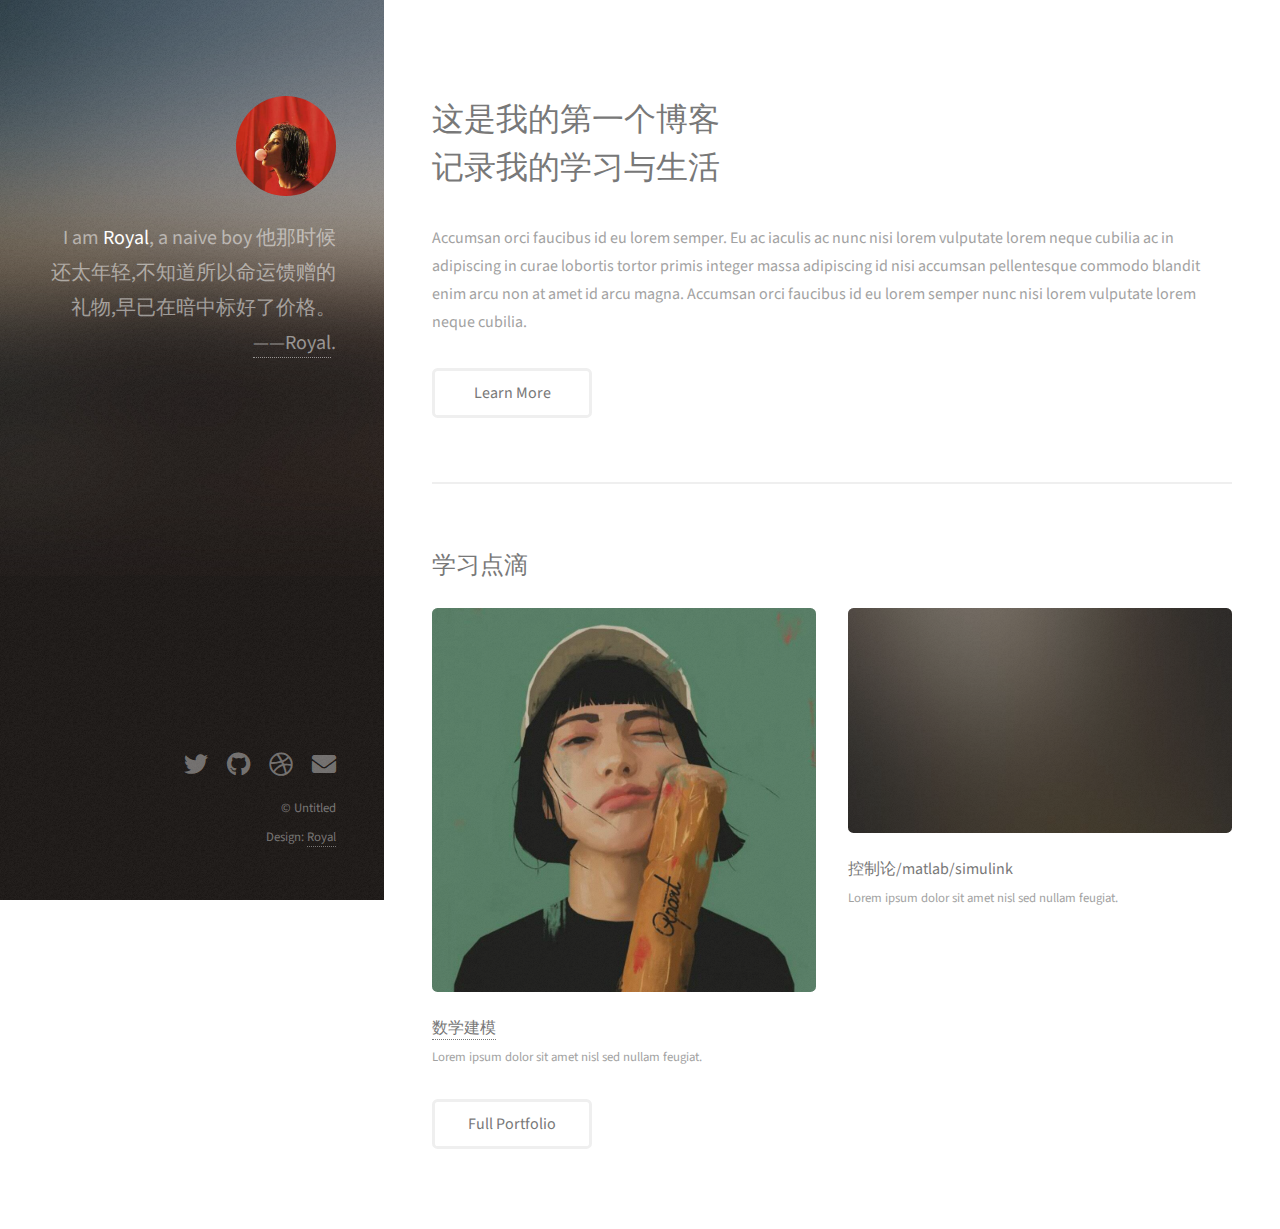
<file: index.html>
<!DOCTYPE HTML>
<!--
	Strata by HTML5 UP
	html5up.net | @ajlkn
	Free for personal and commercial use under the CCA 3.0 license (html5up.net/license)
-->
<html>
	<head>
		<title>royal's home</title>
		<meta charset="utf-8" />
		<meta name="viewport" content="width=device-width, initial-scale=1, user-scalable=no" />
		<link rel="stylesheet" href="assets/css/main.css" />
	</head>
	<body class="is-preload">

		<!-- Header -->
			<header id="header">
				<div class="inner">
					<a href="index.html" class="image avatar"><img src="images/profile1.jpg" alt="" /></a>
					<h1>I am <strong>Royal</strong>, a naive boy<br/>
					<br>他那时候还太年轻,不知道所以命运馈赠的礼物,早已在暗中标好了价格。<br/>
					<a href="http://html5up.net">——Royal</a>.</h1>
				</div>
			</header>

		<!-- Main -->
			<div id="main">

				<!-- One -->
					<section id="one">
						<header class="major">
							<h2>这是我的第一个博客<br />
							记录我的学习与生活</h2>
						</header>
						<p>Accumsan orci faucibus id eu lorem semper. Eu ac iaculis ac nunc nisi lorem vulputate lorem neque cubilia ac in adipiscing in curae lobortis tortor primis integer massa adipiscing id nisi accumsan pellentesque commodo blandit enim arcu non at amet id arcu magna. Accumsan orci faucibus id eu lorem semper nunc nisi lorem vulputate lorem neque cubilia.</p>
						<ul class="actions">
							<li><a href="#" class="button">Learn More</a></li>
						</ul>
					</section>

				<!-- Two -->
					<section id="two">
						<h2>学习点滴</h2>
						<div class="row">
							<article class="col-6 col-12-xsmall work-item">
								<a href="images/fulls/c01.jpg" class="image fit thumb"><img src="images/thumbs/c01.jpg" alt="" /></a>
								<h3><a href="matlab练习7月10号.html">数学建模</a></h3>
								<p>Lorem ipsum dolor sit amet nisl sed nullam feugiat.</p>
							</article>
							<article class="col-6 col-12-xsmall work-item">
								<a href="images/fulls/02.jpg" class="image fit thumb"><img src="images/thumbs/02.jpg" alt="" /></a>
								<h3>控制论/matlab/simulink</h3>
								<p>Lorem ipsum dolor sit amet nisl sed nullam feugiat.</p>
							</article>
							<!-- <article class="col-6 col-12-xsmall work-item">
								<a href="images/fulls/03.jpg" class="image fit thumb"><img src="images/thumbs/03.jpg" alt="" /></a>
								<h3>网站开发</h3>
								<p>Lorem ipsum dolor sit amet nisl sed nullam feugiat.</p>
							</article>
							<article class="col-6 col-12-xsmall work-item">
								<a href="images/fulls/04.jpg" class="image fit thumb"><img src="images/thumbs/04.jpg" alt="" /></a>
								<h3>阅读理解</h3>
								<p>Lorem ipsum dolor sit amet nisl sed nullam feugiat.</p>
							</article>
							<article class="col-6 col-12-xsmall work-item">
								<a href="images/fulls/05.jpg" class="image fit thumb"><img src="images/thumbs/05.jpg" alt="" /></a>
								<h3>Nunc enim commodo aliquet</h3>
								<p>Lorem ipsum dolor sit amet nisl sed nullam feugiat.</p>
							</article>
							<article class="col-6 col-12-xsmall work-item">
								<a href="images/fulls/06.jpg" class="image fit thumb"><img src="images/thumbs/06.jpg" alt="" /></a>
								<h3>Risus ornare lacinia</h3>
								<p>Lorem ipsum dolor sit amet nisl sed nullam feugiat.</p>
							</article> -->
						</div>
						<ul class="actions">
							<li><a href="#" class="button">Full Portfolio</a></li>
						</ul>
					</section>

				<!-- Three -->
					<!-- <section id="three">
						<h2>联系</h2>
						<p>Accumsan pellentesque commodo blandit enim arcu non at amet id arcu magna. Accumsan orci faucibus id eu lorem semper nunc nisi lorem vulputate lorem neque lorem ipsum dolor.</p>
						<div class="row">
							<div class="col-8 col-12-small">
								<form method="post" action="#">
									<div class="row gtr-uniform gtr-50">
										<div class="col-6 col-12-xsmall"><input type="text" name="name" id="name" placeholder="Name" /></div>
										<div class="col-6 col-12-xsmall"><input type="email" name="email" id="email" placeholder="Email" /></div>
										<div class="col-12"><textarea name="message" id="message" placeholder="Message" rows="4"></textarea></div>
									</div>
								</form>
								<ul class="actions">
									<li><input type="submit" value="Send Message" /></li>
								</ul>
							</div>
							<div class="col-4 col-12-small">
								<ul class="labeled-icons"> -->
									<!-- <li>
										<h3 class="icon solid fa-home"><span class="label">Address</span></h3>
										1234 Somewhere Rd.<br />
										Nashville, TN 00000<br />
										United States
									</li> -->
									<!-- <li>
										<h3 class="icon solid fa-mobile-alt"><span class="label">Phone</span></h3>
										000-000-0000
									</li> -->
									<!-- <li>
										<h3 class="icon solid fa-envelope"><span class="label">Email</span></h3>
										<a href="#">2522717484@qq.com</a>
									</li>
								</ul>
							</div>
						</div>
					</section> -->

				<!-- Four -->
<!--
					<section id="four">
						<h2>Elements</h2>

						<section>
							<h4>Text</h4>
							<p>This is <b>bold</b> and this is <strong>strong</strong>. This is <i>italic</i> and this is <em>emphasized</em>.
							This is <sup>superscript</sup> text and this is <sub>subscript</sub> text.
							This is <u>underlined</u> and this is code: <code>for (;;) { ... }</code>. Finally, <a href="#">this is a link</a>.</p>
							<hr />
							<header>
								<h4>Heading with a Subtitle</h4>
								<p>Lorem ipsum dolor sit amet nullam id egestas urna aliquam</p>
							</header>
							<p>Nunc lacinia ante nunc ac lobortis. Interdum adipiscing gravida odio porttitor sem non mi integer non faucibus ornare mi ut ante amet placerat aliquet. Volutpat eu sed ante lacinia sapien lorem accumsan varius montes viverra nibh in adipiscing blandit tempus accumsan.</p>
							<header>
								<h5>Heading with a Subtitle</h5>
								<p>Lorem ipsum dolor sit amet nullam id egestas urna aliquam</p>
							</header>
							<p>Nunc lacinia ante nunc ac lobortis. Interdum adipiscing gravida odio porttitor sem non mi integer non faucibus ornare mi ut ante amet placerat aliquet. Volutpat eu sed ante lacinia sapien lorem accumsan varius montes viverra nibh in adipiscing blandit tempus accumsan.</p>
							<hr />
							<h2>Heading Level 2</h2>
							<h3>Heading Level 3</h3>
							<h4>Heading Level 4</h4>
							<h5>Heading Level 5</h5>
							<h6>Heading Level 6</h6>
							<hr />
							<h5>Blockquote</h5>
							<blockquote>Fringilla nisl. Donec accumsan interdum nisi, quis tincidunt felis sagittis eget tempus euismod. Vestibulum ante ipsum primis in faucibus vestibulum. Blandit adipiscing eu felis iaculis volutpat ac adipiscing accumsan faucibus. Vestibulum ante ipsum primis in faucibus lorem ipsum dolor sit amet nullam adipiscing eu felis.</blockquote>
							<h5>Preformatted</h5>
							<pre><code>i = 0;

while (!deck.isInOrder()) {
print 'Iteration ' + i;
deck.shuffle();
i++;
}

print 'It took ' + i + ' iterations to sort the deck.';</code></pre>
						</section>

						<section>
							<h4>Lists</h4>
							<div class="row">
								<div class="col-6 col-12-xsmall">
									<h5>Unordered</h5>
									<ul>
										<li>Dolor pulvinar etiam magna etiam.</li>
										<li>Sagittis adipiscing lorem eleifend.</li>
										<li>Felis enim feugiat dolore viverra.</li>
									</ul>
									<h5>Alternate</h5>
									<ul class="alt">
										<li>Dolor pulvinar etiam magna etiam.</li>
										<li>Sagittis adipiscing lorem eleifend.</li>
										<li>Felis enim feugiat dolore viverra.</li>
									</ul>
								</div>
								<div class="col-6 col-12-xsmall">
									<h5>Ordered</h5>
									<ol>
										<li>Dolor pulvinar etiam magna etiam.</li>
										<li>Etiam vel felis at lorem sed viverra.</li>
										<li>Felis enim feugiat dolore viverra.</li>
										<li>Dolor pulvinar etiam magna etiam.</li>
										<li>Etiam vel felis at lorem sed viverra.</li>
										<li>Felis enim feugiat dolore viverra.</li>
									</ol>
									<h5>Icons</h5>
									<ul class="icons">
										<li><a href="#" class="icon brands fa-twitter"><span class="label">Twitter</span></a></li>
										<li><a href="#" class="icon brands fa-facebook-f"><span class="label">Facebook</span></a></li>
										<li><a href="#" class="icon brands fa-instagram"><span class="label">Instagram</span></a></li>
										<li><a href="#" class="icon brands fa-github"><span class="label">Github</span></a></li>
										<li><a href="#" class="icon brands fa-dribbble"><span class="label">Dribbble</span></a></li>
										<li><a href="#" class="icon brands fa-tumblr"><span class="label">Tumblr</span></a></li>
									</ul>
								</div>
							</div>
							<h5>Actions</h5>
							<ul class="actions">
								<li><a href="#" class="button primary">Default</a></li>
								<li><a href="#" class="button">Default</a></li>
							</ul>
							<ul class="actions small">
								<li><a href="#" class="button primary small">Small</a></li>
								<li><a href="#" class="button small">Small</a></li>
							</ul>
							<div class="row">
								<div class="col-6 col-12-small">
									<ul class="actions stacked">
										<li><a href="#" class="button primary">Default</a></li>
										<li><a href="#" class="button">Default</a></li>
									</ul>
								</div>
								<div class="col-6 col-12-small">
									<ul class="actions stacked">
										<li><a href="#" class="button primary small">Small</a></li>
										<li><a href="#" class="button small">Small</a></li>
									</ul>
								</div>
								<div class="col-6 col-12-small">
									<ul class="actions stacked">
										<li><a href="#" class="button primary fit">Default</a></li>
										<li><a href="#" class="button fit">Default</a></li>
									</ul>
								</div>
								<div class="col-6 col-12-small">
									<ul class="actions stacked">
										<li><a href="#" class="button primary small fit">Small</a></li>
										<li><a href="#" class="button small fit">Small</a></li>
									</ul>
								</div>
							</div>
						</section>

						<section>
							<h4>Table</h4>
							<h5>Default</h5>
							<div class="table-wrapper">
								<table>
									<thead>
										<tr>
											<th>Name</th>
											<th>Description</th>
											<th>Price</th>
										</tr>
									</thead>
									<tbody>
										<tr>
											<td>Item One</td>
											<td>Ante turpis integer aliquet porttitor.</td>
											<td>29.99</td>
										</tr>
										<tr>
											<td>Item Two</td>
											<td>Vis ac commodo adipiscing arcu aliquet.</td>
											<td>19.99</td>
										</tr>
										<tr>
											<td>Item Three</td>
											<td> Morbi faucibus arcu accumsan lorem.</td>
											<td>29.99</td>
										</tr>
										<tr>
											<td>Item Four</td>
											<td>Vitae integer tempus condimentum.</td>
											<td>19.99</td>
										</tr>
										<tr>
											<td>Item Five</td>
											<td>Ante turpis integer aliquet porttitor.</td>
											<td>29.99</td>
										</tr>
									</tbody>
									<tfoot>
										<tr>
											<td colspan="2"></td>
											<td>100.00</td>
										</tr>
									</tfoot>
								</table>
							</div>

							<h5>Alternate</h5>
							<div class="table-wrapper">
								<table class="alt">
									<thead>
										<tr>
											<th>Name</th>
											<th>Description</th>
											<th>Price</th>
										</tr>
									</thead>
									<tbody>
										<tr>
											<td>Item One</td>
											<td>Ante turpis integer aliquet porttitor.</td>
											<td>29.99</td>
										</tr>
										<tr>
											<td>Item Two</td>
											<td>Vis ac commodo adipiscing arcu aliquet.</td>
											<td>19.99</td>
										</tr>
										<tr>
											<td>Item Three</td>
											<td> Morbi faucibus arcu accumsan lorem.</td>
											<td>29.99</td>
										</tr>
										<tr>
											<td>Item Four</td>
											<td>Vitae integer tempus condimentum.</td>
											<td>19.99</td>
										</tr>
										<tr>
											<td>Item Five</td>
											<td>Ante turpis integer aliquet porttitor.</td>
											<td>29.99</td>
										</tr>
									</tbody>
									<tfoot>
										<tr>
											<td colspan="2"></td>
											<td>100.00</td>
										</tr>
									</tfoot>
								</table>
							</div>
						</section>

						<section>
							<h4>Buttons</h4>
							<ul class="actions">
								<li><a href="#" class="button primary">Primary</a></li>
								<li><a href="#" class="button">Default</a></li>
							</ul>
							<ul class="actions">
								<li><a href="#" class="button large">Large</a></li>
								<li><a href="#" class="button">Default</a></li>
								<li><a href="#" class="button small">Small</a></li>
							</ul>
							<ul class="actions fit">
								<li><a href="#" class="button primary fit">Fit</a></li>
								<li><a href="#" class="button fit">Fit</a></li>
							</ul>
							<ul class="actions fit small">
								<li><a href="#" class="button primary fit small">Fit + Small</a></li>
								<li><a href="#" class="button fit small">Fit + Small</a></li>
							</ul>
							<ul class="actions">
								<li><a href="#" class="button primary icon solid fa-download">Icon</a></li>
								<li><a href="#" class="button icon solid fa-download">Icon</a></li>
							</ul>
							<ul class="actions">
								<li><span class="button primary disabled">Primary</span></li>
								<li><span class="button disabled">Default</span></li>
							</ul>
						</section>

						<section>
							<h4>Form</h4>
							<form method="post" action="#">
								<div class="row gtr-uniform gtr-50">
									<div class="col-6 col-12-xsmall">
										<input type="text" name="demo-name" id="demo-name" value="" placeholder="Name" />
									</div>
									<div class="col-6 col-12-xsmall">
										<input type="email" name="demo-email" id="demo-email" value="" placeholder="Email" />
									</div>
									<div class="col-12">
										<select name="demo-category" id="demo-category">
											<option value="">- Category -</option>
											<option value="1">Manufacturing</option>
											<option value="1">Shipping</option>
											<option value="1">Administration</option>
											<option value="1">Human Resources</option>
										</select>
									</div>
									<div class="col-4 col-12-small">
										<input type="radio" id="demo-priority-low" name="demo-priority" checked>
										<label for="demo-priority-low">Low Priority</label>
									</div>
									<div class="col-4 col-12-small">
										<input type="radio" id="demo-priority-normal" name="demo-priority">
										<label for="demo-priority-normal">Normal Priority</label>
									</div>
									<div class="col-4 col-12-small">
										<input type="radio" id="demo-priority-high" name="demo-priority">
										<label for="demo-priority-high">High Priority</label>
									</div>
									<div class="col-6 col-12-small">
										<input type="checkbox" id="demo-copy" name="demo-copy">
										<label for="demo-copy">Email me a copy of this message</label>
									</div>
									<div class="col-6 col-12-small">
										<input type="checkbox" id="demo-human" name="demo-human" checked>
										<label for="demo-human">I am a human and not a robot</label>
									</div>
									<div class="col-12">
										<textarea name="demo-message" id="demo-message" placeholder="Enter your message" rows="6"></textarea>
									</div>
									<div class="col-12">
										<ul class="actions">
											<li><input type="submit" value="Send Message" class="primary" /></li>
											<li><input type="reset" value="Reset" /></li>
										</ul>
									</div>
								</div>
							</form>
						</section>

						<section>
							<h4>Image</h4>
							<h5>Fit</h5>
							<div class="box alt">
								<div class="row gtr-50 gtr-uniform">
									<div class="col-12"><span class="image fit"><img src="images/fulls/05.jpg" alt="" /></span></div>
									<div class="col-4"><span class="image fit"><img src="images/thumbs/01.jpg" alt="" /></span></div>
									<div class="col-4"><span class="image fit"><img src="images/thumbs/02.jpg" alt="" /></span></div>
									<div class="col-4"><span class="image fit"><img src="images/thumbs/03.jpg" alt="" /></span></div>
									<div class="col-4"><span class="image fit"><img src="images/thumbs/04.jpg" alt="" /></span></div>
									<div class="col-4"><span class="image fit"><img src="images/thumbs/05.jpg" alt="" /></span></div>
									<div class="col-4"><span class="image fit"><img src="images/thumbs/06.jpg" alt="" /></span></div>
									<div class="col-4"><span class="image fit"><img src="images/thumbs/03.jpg" alt="" /></span></div>
									<div class="col-4"><span class="image fit"><img src="images/thumbs/02.jpg" alt="" /></span></div>
									<div class="col-4"><span class="image fit"><img src="images/thumbs/01.jpg" alt="" /></span></div>
								</div>
							</div>
							<h5>Left &amp; Right</h5>
							<p><span class="image left"><img src="images/avatar.jpg" alt="" /></span>Fringilla nisl. Donec accumsan interdum nisi, quis tincidunt felis sagittis eget. tempus euismod. Vestibulum ante ipsum primis in faucibus vestibulum. Blandit adipiscing eu felis iaculis volutpat ac adipiscing accumsan eu faucibus. Integer ac pellentesque praesent tincidunt felis sagittis eget. tempus euismod. Vestibulum ante ipsum primis in faucibus vestibulum. Blandit adipiscing eu felis iaculis volutpat ac adipiscing accumsan eu faucibus. Integer ac pellentesque praesent. Donec accumsan interdum nisi, quis tincidunt felis sagittis eget. tempus euismod. Vestibulum ante ipsum primis in faucibus vestibulum. Blandit adipiscing eu felis iaculis volutpat ac adipiscing accumsan eu faucibus. Integer ac pellentesque praesent tincidunt felis sagittis eget. tempus euismod. Vestibulum ante ipsum primis in faucibus vestibulum. Blandit adipiscing eu felis iaculis volutpat ac adipiscing accumsan eu faucibus. Integer ac pellentesque praesent.</p>
							<p><span class="image right"><img src="images/avatar.jpg" alt="" /></span>Fringilla nisl. Donec accumsan interdum nisi, quis tincidunt felis sagittis eget. tempus euismod. Vestibulum ante ipsum primis in faucibus vestibulum. Blandit adipiscing eu felis iaculis volutpat ac adipiscing accumsan eu faucibus. Integer ac pellentesque praesent tincidunt felis sagittis eget. tempus euismod. Vestibulum ante ipsum primis in faucibus vestibulum. Blandit adipiscing eu felis iaculis volutpat ac adipiscing accumsan eu faucibus. Integer ac pellentesque praesent. Donec accumsan interdum nisi, quis tincidunt felis sagittis eget. tempus euismod. Vestibulum ante ipsum primis in faucibus vestibulum. Blandit adipiscing eu felis iaculis volutpat ac adipiscing accumsan eu faucibus. Integer ac pellentesque praesent tincidunt felis sagittis eget. tempus euismod. Vestibulum ante ipsum primis in faucibus vestibulum. Blandit adipiscing eu felis iaculis volutpat ac adipiscing accumsan eu faucibus. Integer ac pellentesque praesent.</p>
						</section>

					</section>
 -->

			</div>

		<!-- Footer -->
			<footer id="footer">
				<div class="inner">
					<ul class="icons">
						<li><a href="#" class="icon brands fa-twitter"><span class="label">Twitter</span></a></li>
						<li><a href="https://github.com/royalrexwang/royalrexwang.github.io" class="icon brands fa-github"><span class="label">Github</span></a></li>
						<li><a href="#" class="icon brands fa-dribbble"><span class="label">Dribbble</span></a></li>
						<li><a href="https://mail.qq.com" class="icon solid fa-envelope"><span class="label">Email</span></a></li>
					</ul>
					<ul class="copyright">
						<li>&copy; Untitled</li><li>Design: <a href="http://html5up.net">Royal</a></li>
					</ul>
				</div>
			</footer>

		<!-- Scripts -->
			<script src="assets/js/jquery.min.js"></script>
			<script src="assets/js/jquery.poptrox.min.js"></script>
			<script src="assets/js/browser.min.js"></script>
			<script src="assets/js/breakpoints.min.js"></script>
			<script src="assets/js/util.js"></script>
			<script src="assets/js/main.js"></script>

	</body>
</html>
</file>
<file: assets/css/main.css>
@import url("fontawesome-all.min.css");
@import url("https://fonts.googleapis.com/css?family=Source+Sans+Pro:400,400italic");

/*
	Strata by HTML5 UP
	html5up.net | @ajlkn
	Free for personal and commercial use under the CCA 3.0 license (html5up.net/license)
*/

html, body, div, span, applet, object,
iframe, h1, h2, h3, h4, h5, h6, p, blockquote,
pre, a, abbr, acronym, address, big, cite,
code, del, dfn, em, img, ins, kbd, q, s, samp,
small, strike, strong, sub, sup, tt, var, b,
u, i, center, dl, dt, dd, ol, ul, li, fieldset,
form, label, legend, table, caption, tbody,
tfoot, thead, tr, th, td, article, aside,
canvas, details, embed, figure, figcaption,
footer, header, hgroup, menu, nav, output, ruby,
section, summary, time, mark, audio, video {
	margin: 0;
	padding: 0;
	border: 0;
	font-size: 100%;
	font: inherit;
	vertical-align: baseline;}

article, aside, details, figcaption, figure,
footer, header, hgroup, menu, nav, section {
	display: block;}

body {
	line-height: 1;
}

ol, ul {
	list-style: none;
}

blockquote, q {
	quotes: none;
}

	blockquote:before, blockquote:after, q:before, q:after {
		content: '';
		content: none;
	}

table {
	border-collapse: collapse;
	border-spacing: 0;
}

body {
	-webkit-text-size-adjust: none;
}

mark {
	background-color: transparent;
	color: inherit;
}

input::-moz-focus-inner {
	border: 0;
	padding: 0;
}

input, select, textarea {
	-moz-appearance: none;
	-webkit-appearance: none;
	-ms-appearance: none;
	appearance: none;
}

/* Basic */

	html {
		box-sizing: border-box;
	}

	*, *:before, *:after {
		box-sizing: inherit;
	}

	body {
		background: #fff;
	}

		body.is-preload *, body.is-preload *:before, body.is-preload *:after {
			-moz-animation: none !important;
			-webkit-animation: none !important;
			-ms-animation: none !important;
			animation: none !important;
			-moz-transition: none !important;
			-webkit-transition: none !important;
			-ms-transition: none !important;
			transition: none !important;
		}

	body, input, select, textarea {
		color: #a2a2a2;
		font-family: "Source Sans Pro", Helvetica, sans-serif;
		font-size: 16pt;
		font-weight: 400;
		line-height: 1.75em;
	}

	a {
		-moz-transition: color 0.2s ease-in-out, border-color 0.2s ease-in-out;
		-webkit-transition: color 0.2s ease-in-out, border-color 0.2s ease-in-out;
		-ms-transition: color 0.2s ease-in-out, border-color 0.2s ease-in-out;
		transition: color 0.2s ease-in-out, border-color 0.2s ease-in-out;
		border-bottom: dotted 1px;
		color: #49bf9d;
		text-decoration: none;
	}

		a:hover {
			border-bottom-color: transparent;
			color: #49bf9d !important;
			text-decoration: none;
		}

	strong, b {
		color: #787878;
		font-weight: 400;
	}

	em, i {
		font-style: italic;
	}

	p {
		margin: 0 0 2em 0;
	}

	h1, h2, h3, h4, h5, h6 {
		color: #787878;
		font-weight: 400;
		line-height: 1em;
		margin: 0 0 1em 0;
	}

		h1 a, h2 a, h3 a, h4 a, h5 a, h6 a {
			color: inherit;
			text-decoration: none;
		}

	h1 {
		font-size: 2em;
		line-height: 1.5em;
	}

	h2 {
		font-size: 1.5em;
		line-height: 1.5em;
	}

	h3 {
		font-size: 1.25em;
		line-height: 1.5em;
	}

	h4 {
		font-size: 1.1em;
		line-height: 1.5em;
	}

	h5 {
		font-size: 0.9em;
		line-height: 1.5em;
	}

	h6 {
		font-size: 0.7em;
		line-height: 1.5em;
	}

	sub {
		font-size: 0.8em;
		position: relative;
		top: 0.5em;
	}

	sup {
		font-size: 0.8em;
		position: relative;
		top: -0.5em;
	}

	hr {
		border: 0;
		border-bottom: solid 2px #efefef;
		margin: 2em 0;
	}

		hr.major {
			margin: 3em 0;
		}

	blockquote {
		border-left: solid 6px #efefef;
		font-style: italic;
		margin: 0 0 2em 0;
		padding: 0.5em 0 0.5em 1.5em;
	}

	code {
		background: #f7f7f7;
		border-radius: 0.35em;
		border: solid 2px #efefef;
		font-family: "Courier New", monospace;
		font-size: 0.9em;
		margin: 0 0.25em;
		padding: 0.25em 0.65em;
	}

	pre {
		-webkit-overflow-scrolling: touch;
		font-family: "Courier New", monospace;
		font-size: 0.9em;
		margin: 0 0 2em 0;
	}

		pre code {
			display: block;
			line-height: 1.75em;
			padding: 1em 1.5em;
			overflow-x: auto;
		}

	.align-left {
		text-align: left;
	}

	.align-center {
		text-align: center;
	}

	.align-right {
		text-align: right;
	}

/* Container */

	.container {
		margin: 0 auto;
		max-width: calc(100% - 4em);
		width: 100%;
	}

		.container.xsmall {
			width: 25%;
		}

		.container.small {
			width: 50%;
		}

		.container.medium {
			width: 75%;
		}

		.container.large {
			width: 125%;
		}

		.container.xlarge {
			width: 150%;
		}

		.container.max {
			width: 100%;
		}

		@media screen and (max-width: 980px) {

			.container {
				width: 100% !important;
				max-width: 100% !important;
			}

		}

		@media screen and (max-width: 480px) {

			.container {
				max-width: calc(100% - 3em);
			}

		}

/* Row */

	.row {
		display: flex;
		flex-wrap: wrap;
		box-sizing: border-box;
		align-items: stretch;
	}

		.row > * {
			box-sizing: border-box;
		}

		.row.gtr-uniform > * > :last-child {
			margin-bottom: 0;
		}

		.row.aln-left {
			justify-content: flex-start;
		}

		.row.aln-center {
			justify-content: center;
		}

		.row.aln-right {
			justify-content: flex-end;
		}

		.row.aln-top {
			align-items: flex-start;
		}

		.row.aln-middle {
			align-items: center;
		}

		.row.aln-bottom {
			align-items: flex-end;
		}

		.row > .imp {
			order: -1;
		}

		.row > .col-1 {
			width: 8.33333%;
		}

		.row > .off-1 {
			margin-left: 8.33333%;
		}

		.row > .col-2 {
			width: 16.66667%;
		}

		.row > .off-2 {
			margin-left: 16.66667%;
		}

		.row > .col-3 {
			width: 25%;
		}

		.row > .off-3 {
			margin-left: 25%;
		}

		.row > .col-4 {
			width: 33.33333%;
		}

		.row > .off-4 {
			margin-left: 33.33333%;
		}

		.row > .col-5 {
			width: 41.66667%;
		}

		.row > .off-5 {
			margin-left: 41.66667%;
		}

		.row > .col-6 {
			width: 50%;
		}

		.row > .off-6 {
			margin-left: 50%;
		}

		.row > .col-7 {
			width: 58.33333%;
		}

		.row > .off-7 {
			margin-left: 58.33333%;
		}

		.row > .col-8 {
			width: 66.66667%;
		}

		.row > .off-8 {
			margin-left: 66.66667%;
		}

		.row > .col-9 {
			width: 75%;
		}

		.row > .off-9 {
			margin-left: 75%;
		}

		.row > .col-10 {
			width: 83.33333%;
		}

		.row > .off-10 {
			margin-left: 83.33333%;
		}

		.row > .col-11 {
			width: 91.66667%;
		}

		.row > .off-11 {
			margin-left: 91.66667%;
		}

		.row > .col-12 {
			width: 100%;
		}

		.row > .off-12 {
			margin-left: 100%;
		}

		.row.gtr-0 {
			margin-top: 0;
			margin-left: 0em;
		}

			.row.gtr-0 > * {
				padding: 0 0 0 0em;
			}

			.row.gtr-0.gtr-uniform {
				margin-top: 0em;
			}

				.row.gtr-0.gtr-uniform > * {
					padding-top: 0em;
				}

		.row.gtr-25 {
			margin-top: 0;
			margin-left: -0.625em;
		}

			.row.gtr-25 > * {
				padding: 0 0 0 0.625em;
			}

			.row.gtr-25.gtr-uniform {
				margin-top: -0.625em;
			}

				.row.gtr-25.gtr-uniform > * {
					padding-top: 0.625em;
				}

		.row.gtr-50 {
			margin-top: 0;
			margin-left: -1.25em;
		}

			.row.gtr-50 > * {
				padding: 0 0 0 1.25em;
			}

			.row.gtr-50.gtr-uniform {
				margin-top: -1.25em;
			}

				.row.gtr-50.gtr-uniform > * {
					padding-top: 1.25em;
				}

		.row {
			margin-top: 0;
			margin-left: -2.5em;
		}

			.row > * {
				padding: 0 0 0 2.5em;
			}

			.row.gtr-uniform {
				margin-top: -2.5em;
			}

				.row.gtr-uniform > * {
					padding-top: 2.5em;
				}

		.row.gtr-150 {
			margin-top: 0;
			margin-left: -3.75em;
		}

			.row.gtr-150 > * {
				padding: 0 0 0 3.75em;
			}

			.row.gtr-150.gtr-uniform {
				margin-top: -3.75em;
			}

				.row.gtr-150.gtr-uniform > * {
					padding-top: 3.75em;
				}

		.row.gtr-200 {
			margin-top: 0;
			margin-left: -5em;
		}

			.row.gtr-200 > * {
				padding: 0 0 0 5em;
			}

			.row.gtr-200.gtr-uniform {
				margin-top: -5em;
			}

				.row.gtr-200.gtr-uniform > * {
					padding-top: 5em;
				}

		@media screen and (max-width: 1800px) {

			.row {
				display: flex;
				flex-wrap: wrap;
				box-sizing: border-box;
				align-items: stretch;
			}

				.row > * {
					box-sizing: border-box;
				}

				.row.gtr-uniform > * > :last-child {
					margin-bottom: 0;
				}

				.row.aln-left {
					justify-content: flex-start;
				}

				.row.aln-center {
					justify-content: center;
				}

				.row.aln-right {
					justify-content: flex-end;
				}

				.row.aln-top {
					align-items: flex-start;
				}

				.row.aln-middle {
					align-items: center;
				}

				.row.aln-bottom {
					align-items: flex-end;
				}

				.row > .imp-xlarge {
					order: -1;
				}

				.row > .col-1-xlarge {
					width: 8.33333%;
				}

				.row > .off-1-xlarge {
					margin-left: 8.33333%;
				}

				.row > .col-2-xlarge {
					width: 16.66667%;
				}

				.row > .off-2-xlarge {
					margin-left: 16.66667%;
				}

				.row > .col-3-xlarge {
					width: 25%;
				}

				.row > .off-3-xlarge {
					margin-left: 25%;
				}

				.row > .col-4-xlarge {
					width: 33.33333%;
				}

				.row > .off-4-xlarge {
					margin-left: 33.33333%;
				}

				.row > .col-5-xlarge {
					width: 41.66667%;
				}

				.row > .off-5-xlarge {
					margin-left: 41.66667%;
				}

				.row > .col-6-xlarge {
					width: 50%;
				}

				.row > .off-6-xlarge {
					margin-left: 50%;
				}

				.row > .col-7-xlarge {
					width: 58.33333%;
				}

				.row > .off-7-xlarge {
					margin-left: 58.33333%;
				}

				.row > .col-8-xlarge {
					width: 66.66667%;
				}

				.row > .off-8-xlarge {
					margin-left: 66.66667%;
				}

				.row > .col-9-xlarge {
					width: 75%;
				}

				.row > .off-9-xlarge {
					margin-left: 75%;
				}

				.row > .col-10-xlarge {
					width: 83.33333%;
				}

				.row > .off-10-xlarge {
					margin-left: 83.33333%;
				}

				.row > .col-11-xlarge {
					width: 91.66667%;
				}

				.row > .off-11-xlarge {
					margin-left: 91.66667%;
				}

				.row > .col-12-xlarge {
					width: 100%;
				}

				.row > .off-12-xlarge {
					margin-left: 100%;
				}

				.row.gtr-0 {
					margin-top: 0;
					margin-left: 0em;
				}

					.row.gtr-0 > * {
						padding: 0 0 0 0em;
					}

					.row.gtr-0.gtr-uniform {
						margin-top: 0em;
					}

						.row.gtr-0.gtr-uniform > * {
							padding-top: 0em;
						}

				.row.gtr-25 {
					margin-top: 0;
					margin-left: -0.625em;
				}

					.row.gtr-25 > * {
						padding: 0 0 0 0.625em;
					}

					.row.gtr-25.gtr-uniform {
						margin-top: -0.625em;
					}

						.row.gtr-25.gtr-uniform > * {
							padding-top: 0.625em;
						}

				.row.gtr-50 {
					margin-top: 0;
					margin-left: -1.25em;
				}

					.row.gtr-50 > * {
						padding: 0 0 0 1.25em;
					}

					.row.gtr-50.gtr-uniform {
						margin-top: -1.25em;
					}

						.row.gtr-50.gtr-uniform > * {
							padding-top: 1.25em;
						}

				.row {
					margin-top: 0;
					margin-left: -2.5em;
				}

					.row > * {
						padding: 0 0 0 2.5em;
					}

					.row.gtr-uniform {
						margin-top: -2.5em;
					}

						.row.gtr-uniform > * {
							padding-top: 2.5em;
						}

				.row.gtr-150 {
					margin-top: 0;
					margin-left: -3.75em;
				}

					.row.gtr-150 > * {
						padding: 0 0 0 3.75em;
					}

					.row.gtr-150.gtr-uniform {
						margin-top: -3.75em;
					}

						.row.gtr-150.gtr-uniform > * {
							padding-top: 3.75em;
						}

				.row.gtr-200 {
					margin-top: 0;
					margin-left: -5em;
				}

					.row.gtr-200 > * {
						padding: 0 0 0 5em;
					}

					.row.gtr-200.gtr-uniform {
						margin-top: -5em;
					}

						.row.gtr-200.gtr-uniform > * {
							padding-top: 5em;
						}

		}

		@media screen and (max-width: 1280px) {

			.row {
				display: flex;
				flex-wrap: wrap;
				box-sizing: border-box;
				align-items: stretch;
			}

				.row > * {
					box-sizing: border-box;
				}

				.row.gtr-uniform > * > :last-child {
					margin-bottom: 0;
				}

				.row.aln-left {
					justify-content: flex-start;
				}

				.row.aln-center {
					justify-content: center;
				}

				.row.aln-right {
					justify-content: flex-end;
				}

				.row.aln-top {
					align-items: flex-start;
				}

				.row.aln-middle {
					align-items: center;
				}

				.row.aln-bottom {
					align-items: flex-end;
				}

				.row > .imp-large {
					order: -1;
				}

				.row > .col-1-large {
					width: 8.33333%;
				}

				.row > .off-1-large {
					margin-left: 8.33333%;
				}

				.row > .col-2-large {
					width: 16.66667%;
				}

				.row > .off-2-large {
					margin-left: 16.66667%;
				}

				.row > .col-3-large {
					width: 25%;
				}

				.row > .off-3-large {
					margin-left: 25%;
				}

				.row > .col-4-large {
					width: 33.33333%;
				}

				.row > .off-4-large {
					margin-left: 33.33333%;
				}

				.row > .col-5-large {
					width: 41.66667%;
				}

				.row > .off-5-large {
					margin-left: 41.66667%;
				}

				.row > .col-6-large {
					width: 50%;
				}

				.row > .off-6-large {
					margin-left: 50%;
				}

				.row > .col-7-large {
					width: 58.33333%;
				}

				.row > .off-7-large {
					margin-left: 58.33333%;
				}

				.row > .col-8-large {
					width: 66.66667%;
				}

				.row > .off-8-large {
					margin-left: 66.66667%;
				}

				.row > .col-9-large {
					width: 75%;
				}

				.row > .off-9-large {
					margin-left: 75%;
				}

				.row > .col-10-large {
					width: 83.33333%;
				}

				.row > .off-10-large {
					margin-left: 83.33333%;
				}

				.row > .col-11-large {
					width: 91.66667%;
				}

				.row > .off-11-large {
					margin-left: 91.66667%;
				}

				.row > .col-12-large {
					width: 100%;
				}

				.row > .off-12-large {
					margin-left: 100%;
				}

				.row.gtr-0 {
					margin-top: 0;
					margin-left: 0em;
				}

					.row.gtr-0 > * {
						padding: 0 0 0 0em;
					}

					.row.gtr-0.gtr-uniform {
						margin-top: 0em;
					}

						.row.gtr-0.gtr-uniform > * {
							padding-top: 0em;
						}

				.row.gtr-25 {
					margin-top: 0;
					margin-left: -0.5em;
				}

					.row.gtr-25 > * {
						padding: 0 0 0 0.5em;
					}

					.row.gtr-25.gtr-uniform {
						margin-top: -0.5em;
					}

						.row.gtr-25.gtr-uniform > * {
							padding-top: 0.5em;
						}

				.row.gtr-50 {
					margin-top: 0;
					margin-left: -1em;
				}

					.row.gtr-50 > * {
						padding: 0 0 0 1em;
					}

					.row.gtr-50.gtr-uniform {
						margin-top: -1em;
					}

						.row.gtr-50.gtr-uniform > * {
							padding-top: 1em;
						}

				.row {
					margin-top: 0;
					margin-left: -2em;
				}

					.row > * {
						padding: 0 0 0 2em;
					}

					.row.gtr-uniform {
						margin-top: -2em;
					}

						.row.gtr-uniform > * {
							padding-top: 2em;
						}

				.row.gtr-150 {
					margin-top: 0;
					margin-left: -3em;
				}

					.row.gtr-150 > * {
						padding: 0 0 0 3em;
					}

					.row.gtr-150.gtr-uniform {
						margin-top: -3em;
					}

						.row.gtr-150.gtr-uniform > * {
							padding-top: 3em;
						}

				.row.gtr-200 {
					margin-top: 0;
					margin-left: -4em;
				}

					.row.gtr-200 > * {
						padding: 0 0 0 4em;
					}

					.row.gtr-200.gtr-uniform {
						margin-top: -4em;
					}

						.row.gtr-200.gtr-uniform > * {
							padding-top: 4em;
						}

		}

		@media screen and (max-width: 980px) {

			.row {
				display: flex;
				flex-wrap: wrap;
				box-sizing: border-box;
				align-items: stretch;
			}

				.row > * {
					box-sizing: border-box;
				}

				.row.gtr-uniform > * > :last-child {
					margin-bottom: 0;
				}

				.row.aln-left {
					justify-content: flex-start;
				}

				.row.aln-center {
					justify-content: center;
				}

				.row.aln-right {
					justify-content: flex-end;
				}

				.row.aln-top {
					align-items: flex-start;
				}

				.row.aln-middle {
					align-items: center;
				}

				.row.aln-bottom {
					align-items: flex-end;
				}

				.row > .imp-medium {
					order: -1;
				}

				.row > .col-1-medium {
					width: 8.33333%;
				}

				.row > .off-1-medium {
					margin-left: 8.33333%;
				}

				.row > .col-2-medium {
					width: 16.66667%;
				}

				.row > .off-2-medium {
					margin-left: 16.66667%;
				}

				.row > .col-3-medium {
					width: 25%;
				}

				.row > .off-3-medium {
					margin-left: 25%;
				}

				.row > .col-4-medium {
					width: 33.33333%;
				}

				.row > .off-4-medium {
					margin-left: 33.33333%;
				}

				.row > .col-5-medium {
					width: 41.66667%;
				}

				.row > .off-5-medium {
					margin-left: 41.66667%;
				}

				.row > .col-6-medium {
					width: 50%;
				}

				.row > .off-6-medium {
					margin-left: 50%;
				}

				.row > .col-7-medium {
					width: 58.33333%;
				}

				.row > .off-7-medium {
					margin-left: 58.33333%;
				}

				.row > .col-8-medium {
					width: 66.66667%;
				}

				.row > .off-8-medium {
					margin-left: 66.66667%;
				}

				.row > .col-9-medium {
					width: 75%;
				}

				.row > .off-9-medium {
					margin-left: 75%;
				}

				.row > .col-10-medium {
					width: 83.33333%;
				}

				.row > .off-10-medium {
					margin-left: 83.33333%;
				}

				.row > .col-11-medium {
					width: 91.66667%;
				}

				.row > .off-11-medium {
					margin-left: 91.66667%;
				}

				.row > .col-12-medium {
					width: 100%;
				}

				.row > .off-12-medium {
					margin-left: 100%;
				}

				.row.gtr-0 {
					margin-top: 0;
					margin-left: 0em;
				}

					.row.gtr-0 > * {
						padding: 0 0 0 0em;
					}

					.row.gtr-0.gtr-uniform {
						margin-top: 0em;
					}

						.row.gtr-0.gtr-uniform > * {
							padding-top: 0em;
						}

				.row.gtr-25 {
					margin-top: 0;
					margin-left: -0.5em;
				}

					.row.gtr-25 > * {
						padding: 0 0 0 0.5em;
					}

					.row.gtr-25.gtr-uniform {
						margin-top: -0.5em;
					}

						.row.gtr-25.gtr-uniform > * {
							padding-top: 0.5em;
						}

				.row.gtr-50 {
					margin-top: 0;
					margin-left: -1em;
				}

					.row.gtr-50 > * {
						padding: 0 0 0 1em;
					}

					.row.gtr-50.gtr-uniform {
						margin-top: -1em;
					}

						.row.gtr-50.gtr-uniform > * {
							padding-top: 1em;
						}

				.row {
					margin-top: 0;
					margin-left: -2em;
				}

					.row > * {
						padding: 0 0 0 2em;
					}

					.row.gtr-uniform {
						margin-top: -2em;
					}

						.row.gtr-uniform > * {
							padding-top: 2em;
						}

				.row.gtr-150 {
					margin-top: 0;
					margin-left: -3em;
				}

					.row.gtr-150 > * {
						padding: 0 0 0 3em;
					}

					.row.gtr-150.gtr-uniform {
						margin-top: -3em;
					}

						.row.gtr-150.gtr-uniform > * {
							padding-top: 3em;
						}

				.row.gtr-200 {
					margin-top: 0;
					margin-left: -4em;
				}

					.row.gtr-200 > * {
						padding: 0 0 0 4em;
					}

					.row.gtr-200.gtr-uniform {
						margin-top: -4em;
					}

						.row.gtr-200.gtr-uniform > * {
							padding-top: 4em;
						}

		}

		@media screen and (max-width: 736px) {

			.row {
				display: flex;
				flex-wrap: wrap;
				box-sizing: border-box;
				align-items: stretch;
			}

				.row > * {
					box-sizing: border-box;
				}

				.row.gtr-uniform > * > :last-child {
					margin-bottom: 0;
				}

				.row.aln-left {
					justify-content: flex-start;
				}

				.row.aln-center {
					justify-content: center;
				}

				.row.aln-right {
					justify-content: flex-end;
				}

				.row.aln-top {
					align-items: flex-start;
				}

				.row.aln-middle {
					align-items: center;
				}

				.row.aln-bottom {
					align-items: flex-end;
				}

				.row > .imp-small {
					order: -1;
				}

				.row > .col-1-small {
					width: 8.33333%;
				}

				.row > .off-1-small {
					margin-left: 8.33333%;
				}

				.row > .col-2-small {
					width: 16.66667%;
				}

				.row > .off-2-small {
					margin-left: 16.66667%;
				}

				.row > .col-3-small {
					width: 25%;
				}

				.row > .off-3-small {
					margin-left: 25%;
				}

				.row > .col-4-small {
					width: 33.33333%;
				}

				.row > .off-4-small {
					margin-left: 33.33333%;
				}

				.row > .col-5-small {
					width: 41.66667%;
				}

				.row > .off-5-small {
					margin-left: 41.66667%;
				}

				.row > .col-6-small {
					width: 50%;
				}

				.row > .off-6-small {
					margin-left: 50%;
				}

				.row > .col-7-small {
					width: 58.33333%;
				}

				.row > .off-7-small {
					margin-left: 58.33333%;
				}

				.row > .col-8-small {
					width: 66.66667%;
				}

				.row > .off-8-small {
					margin-left: 66.66667%;
				}

				.row > .col-9-small {
					width: 75%;
				}

				.row > .off-9-small {
					margin-left: 75%;
				}

				.row > .col-10-small {
					width: 83.33333%;
				}

				.row > .off-10-small {
					margin-left: 83.33333%;
				}

				.row > .col-11-small {
					width: 91.66667%;
				}

				.row > .off-11-small {
					margin-left: 91.66667%;
				}

				.row > .col-12-small {
					width: 100%;
				}

				.row > .off-12-small {
					margin-left: 100%;
				}

				.row.gtr-0 {
					margin-top: 0;
					margin-left: 0em;
				}

					.row.gtr-0 > * {
						padding: 0 0 0 0em;
					}

					.row.gtr-0.gtr-uniform {
						margin-top: 0em;
					}

						.row.gtr-0.gtr-uniform > * {
							padding-top: 0em;
						}

				.row.gtr-25 {
					margin-top: 0;
					margin-left: -0.375em;
				}

					.row.gtr-25 > * {
						padding: 0 0 0 0.375em;
					}

					.row.gtr-25.gtr-uniform {
						margin-top: -0.375em;
					}

						.row.gtr-25.gtr-uniform > * {
							padding-top: 0.375em;
						}

				.row.gtr-50 {
					margin-top: 0;
					margin-left: -0.75em;
				}

					.row.gtr-50 > * {
						padding: 0 0 0 0.75em;
					}

					.row.gtr-50.gtr-uniform {
						margin-top: -0.75em;
					}

						.row.gtr-50.gtr-uniform > * {
							padding-top: 0.75em;
						}

				.row {
					margin-top: 0;
					margin-left: -1.5em;
				}

					.row > * {
						padding: 0 0 0 1.5em;
					}

					.row.gtr-uniform {
						margin-top: -1.5em;
					}

						.row.gtr-uniform > * {
							padding-top: 1.5em;
						}

				.row.gtr-150 {
					margin-top: 0;
					margin-left: -2.25em;
				}

					.row.gtr-150 > * {
						padding: 0 0 0 2.25em;
					}

					.row.gtr-150.gtr-uniform {
						margin-top: -2.25em;
					}

						.row.gtr-150.gtr-uniform > * {
							padding-top: 2.25em;
						}

				.row.gtr-200 {
					margin-top: 0;
					margin-left: -3em;
				}

					.row.gtr-200 > * {
						padding: 0 0 0 3em;
					}

					.row.gtr-200.gtr-uniform {
						margin-top: -3em;
					}

						.row.gtr-200.gtr-uniform > * {
							padding-top: 3em;
						}

		}

		@media screen and (max-width: 480px) {

			.row {
				display: flex;
				flex-wrap: wrap;
				box-sizing: border-box;
				align-items: stretch;
			}

				.row > * {
					box-sizing: border-box;
				}

				.row.gtr-uniform > * > :last-child {
					margin-bottom: 0;
				}

				.row.aln-left {
					justify-content: flex-start;
				}

				.row.aln-center {
					justify-content: center;
				}

				.row.aln-right {
					justify-content: flex-end;
				}

				.row.aln-top {
					align-items: flex-start;
				}

				.row.aln-middle {
					align-items: center;
				}

				.row.aln-bottom {
					align-items: flex-end;
				}

				.row > .imp-xsmall {
					order: -1;
				}

				.row > .col-1-xsmall {
					width: 8.33333%;
				}

				.row > .off-1-xsmall {
					margin-left: 8.33333%;
				}

				.row > .col-2-xsmall {
					width: 16.66667%;
				}

				.row > .off-2-xsmall {
					margin-left: 16.66667%;
				}

				.row > .col-3-xsmall {
					width: 25%;
				}

				.row > .off-3-xsmall {
					margin-left: 25%;
				}

				.row > .col-4-xsmall {
					width: 33.33333%;
				}

				.row > .off-4-xsmall {
					margin-left: 33.33333%;
				}

				.row > .col-5-xsmall {
					width: 41.66667%;
				}

				.row > .off-5-xsmall {
					margin-left: 41.66667%;
				}

				.row > .col-6-xsmall {
					width: 50%;
				}

				.row > .off-6-xsmall {
					margin-left: 50%;
				}

				.row > .col-7-xsmall {
					width: 58.33333%;
				}

				.row > .off-7-xsmall {
					margin-left: 58.33333%;
				}

				.row > .col-8-xsmall {
					width: 66.66667%;
				}

				.row > .off-8-xsmall {
					margin-left: 66.66667%;
				}

				.row > .col-9-xsmall {
					width: 75%;
				}

				.row > .off-9-xsmall {
					margin-left: 75%;
				}

				.row > .col-10-xsmall {
					width: 83.33333%;
				}

				.row > .off-10-xsmall {
					margin-left: 83.33333%;
				}

				.row > .col-11-xsmall {
					width: 91.66667%;
				}

				.row > .off-11-xsmall {
					margin-left: 91.66667%;
				}

				.row > .col-12-xsmall {
					width: 100%;
				}

				.row > .off-12-xsmall {
					margin-left: 100%;
				}

				.row.gtr-0 {
					margin-top: 0;
					margin-left: 0em;
				}

					.row.gtr-0 > * {
						padding: 0 0 0 0em;
					}

					.row.gtr-0.gtr-uniform {
						margin-top: 0em;
					}

						.row.gtr-0.gtr-uniform > * {
							padding-top: 0em;
						}

				.row.gtr-25 {
					margin-top: 0;
					margin-left: -0.375em;
				}

					.row.gtr-25 > * {
						padding: 0 0 0 0.375em;
					}

					.row.gtr-25.gtr-uniform {
						margin-top: -0.375em;
					}

						.row.gtr-25.gtr-uniform > * {
							padding-top: 0.375em;
						}

				.row.gtr-50 {
					margin-top: 0;
					margin-left: -0.75em;
				}

					.row.gtr-50 > * {
						padding: 0 0 0 0.75em;
					}

					.row.gtr-50.gtr-uniform {
						margin-top: -0.75em;
					}

						.row.gtr-50.gtr-uniform > * {
							padding-top: 0.75em;
						}

				.row {
					margin-top: 0;
					margin-left: -1.5em;
				}

					.row > * {
						padding: 0 0 0 1.5em;
					}

					.row.gtr-uniform {
						margin-top: -1.5em;
					}

						.row.gtr-uniform > * {
							padding-top: 1.5em;
						}

				.row.gtr-150 {
					margin-top: 0;
					margin-left: -2.25em;
				}

					.row.gtr-150 > * {
						padding: 0 0 0 2.25em;
					}

					.row.gtr-150.gtr-uniform {
						margin-top: -2.25em;
					}

						.row.gtr-150.gtr-uniform > * {
							padding-top: 2.25em;
						}

				.row.gtr-200 {
					margin-top: 0;
					margin-left: -3em;
				}

					.row.gtr-200 > * {
						padding: 0 0 0 3em;
					}

					.row.gtr-200.gtr-uniform {
						margin-top: -3em;
					}

						.row.gtr-200.gtr-uniform > * {
							padding-top: 3em;
						}

		}

/* Section/Article */

	section.special, article.special {
		text-align: center;
	}

	header p {
		color: #b2b2b2;
		position: relative;
		margin: 0 0 1.5em 0;
	}

	header h2 + p {
		font-size: 1.25em;
		margin-top: -1em;
		line-height: 1.5em;
	}

	header h3 + p {
		font-size: 1.1em;
		margin-top: -0.8em;
		line-height: 1.5em;
	}

	header h4 + p,
	header h5 + p,
	header h6 + p {
		font-size: 0.9em;
		margin-top: -0.6em;
		line-height: 1.5em;
	}

	header.major h2 {
		font-size: 2em;
	}

/* Form */

	form {
		margin: 0 0 2em 0;
	}

	label {
		color: #787878;
		display: block;
		font-size: 0.9em;
		font-weight: 400;
		margin: 0 0 1em 0;
	}

	input[type="text"],
	input[type="password"],
	input[type="email"],
	select,
	textarea {
		-moz-appearance: none;
		-webkit-appearance: none;
		-ms-appearance: none;
		appearance: none;
		background: #f7f7f7;
		border-radius: 0.35em;
		border: solid 2px transparent;
		color: inherit;
		display: block;
		outline: 0;
		padding: 0 0.75em;
		text-decoration: none;
		width: 100%;
	}

		input[type="text"]:invalid,
		input[type="password"]:invalid,
		input[type="email"]:invalid,
		select:invalid,
		textarea:invalid {
			box-shadow: none;
		}

		input[type="text"]:focus,
		input[type="password"]:focus,
		input[type="email"]:focus,
		select:focus,
		textarea:focus {
			border-color: #49bf9d;
		}

	select {
		background-image: url("data:image/svg+xml;charset=utf8,%3Csvg xmlns='http://www.w3.org/2000/svg' width='40' height='40' preserveAspectRatio='none' viewBox='0 0 40 40'%3E%3Cpath d='M9.4,12.3l10.4,10.4l10.4-10.4c0.2-0.2,0.5-0.4,0.9-0.4c0.3,0,0.6,0.1,0.9,0.4l3.3,3.3c0.2,0.2,0.4,0.5,0.4,0.9 c0,0.4-0.1,0.6-0.4,0.9L20.7,31.9c-0.2,0.2-0.5,0.4-0.9,0.4c-0.3,0-0.6-0.1-0.9-0.4L4.3,17.3c-0.2-0.2-0.4-0.5-0.4-0.9 c0-0.4,0.1-0.6,0.4-0.9l3.3-3.3c0.2-0.2,0.5-0.4,0.9-0.4S9.1,12.1,9.4,12.3z' fill='%23dfdfdf' /%3E%3C/svg%3E");
		background-size: 1.25rem;
		background-repeat: no-repeat;
		background-position: calc(100% - 1rem) center;
		height: 2.75em;
		padding-right: 2.75em;
		text-overflow: ellipsis;
	}

		select option {
			color: #787878;
			background: #fff;
		}

		select:focus::-ms-value {
			background-color: transparent;
		}

		select::-ms-expand {
			display: none;
		}

	input[type="text"],
	input[type="password"],
	input[type="email"],
	select {
		height: 2.75em;
	}

	textarea {
		padding: 0.75em;
	}

	input[type="checkbox"],
	input[type="radio"] {
		-moz-appearance: none;
		-webkit-appearance: none;
		-ms-appearance: none;
		appearance: none;
		display: block;
		float: left;
		margin-right: -2em;
		opacity: 0;
		width: 1em;
		z-index: -1;
	}

		input[type="checkbox"] + label,
		input[type="radio"] + label {
			text-decoration: none;
			color: #a2a2a2;
			cursor: pointer;
			display: inline-block;
			font-size: 1em;
			font-weight: 400;
			padding-left: 2.4em;
			padding-right: 0.75em;
			position: relative;
		}

			input[type="checkbox"] + label:before,
			input[type="radio"] + label:before {
				-moz-osx-font-smoothing: grayscale;
				-webkit-font-smoothing: antialiased;
				display: inline-block;
				font-style: normal;
				font-variant: normal;
				text-rendering: auto;
				line-height: 1;
				text-transform: none !important;
				font-family: 'Font Awesome 5 Free';
				font-weight: 900;
			}

			input[type="checkbox"] + label:before,
			input[type="radio"] + label:before {
				background: #f7f7f7;
				border-radius: 0.35em;
				border: solid 2px transparent;
				content: '';
				display: inline-block;
				font-size: 0.8em;
				height: 2.0625em;
				left: 0;
				line-height: 1.85625em;
				position: absolute;
				text-align: center;
				top: 0;
				width: 2.0625em;
			}

		input[type="checkbox"]:checked + label:before,
		input[type="radio"]:checked + label:before {
			background: #787878;
			border-color: #787878;
			color: #fff;
			content: '\f00c';
		}

		input[type="checkbox"]:focus + label:before,
		input[type="radio"]:focus + label:before {
			border-color: #49bf9d;
		}

	input[type="checkbox"] + label:before {
		border-radius: 0.35em;
	}

	input[type="radio"] + label:before {
		border-radius: 100%;
	}

	::-webkit-input-placeholder {
		color: #b2b2b2 !important;
		opacity: 1.0;
	}

	:-moz-placeholder {
		color: #b2b2b2 !important;
		opacity: 1.0;
	}

	::-moz-placeholder {
		color: #b2b2b2 !important;
		opacity: 1.0;
	}

	:-ms-input-placeholder {
		color: #b2b2b2 !important;
		opacity: 1.0;
	}

/* Box */

	.box {
		border-radius: 0.35em;
		border: solid 2px #efefef;
		margin-bottom: 2em;
		padding: 1.5em;
	}

		.box > :last-child,
		.box > :last-child > :last-child,
		.box > :last-child > :last-child > :last-child {
			margin-bottom: 0;
		}

		.box.alt {
			border: 0;
			border-radius: 0;
			padding: 0;
		}

/* Icon */

	.icon {
		text-decoration: none;
		border-bottom: none;
		position: relative;
	}

		.icon:before {
			-moz-osx-font-smoothing: grayscale;
			-webkit-font-smoothing: antialiased;
			display: inline-block;
			font-style: normal;
			font-variant: normal;
			text-rendering: auto;
			line-height: 1;
			text-transform: none !important;
			font-family: 'Font Awesome 5 Free';
			font-weight: 400;
		}

		.icon > .label {
			display: none;
		}

		.icon:before {
			line-height: inherit;
		}

		.icon.solid:before {
			font-weight: 900;
		}

		.icon.brands:before {
			font-family: 'Font Awesome 5 Brands';
		}

/* Image */

	.image {
		border-radius: 0.35em;
		border: 0;
		display: inline-block;
		position: relative;
	}

		.image:before {
			-moz-transition: opacity 0.2s ease-in-out;
			-webkit-transition: opacity 0.2s ease-in-out;
			-ms-transition: opacity 0.2s ease-in-out;
			transition: opacity 0.2s ease-in-out;
			background: url("images/overlay.png");
			border-radius: 0.35em;
			content: '';
			display: block;
			height: 100%;
			left: 0;
			opacity: 0.5;
			position: absolute;
			top: 0;
			width: 100%;
		}

		.image.thumb {
			text-align: center;
		}

			.image.thumb:after {
				-moz-transition: opacity 0.2s ease-in-out;
				-webkit-transition: opacity 0.2s ease-in-out;
				-ms-transition: opacity 0.2s ease-in-out;
				transition: opacity 0.2s ease-in-out;
				border-radius: 0.35em;
				border: solid 3px rgba(255, 255, 255, 0.5);
				color: #fff;
				content: 'View';
				display: inline-block;
				font-size: 0.8em;
				font-weight: 400;
				left: 50%;
				line-height: 2.25em;
				margin: -1.25em 0 0 -3em;
				opacity: 0;
				padding: 0 1.5em;
				position: absolute;
				text-align: center;
				text-decoration: none;
				top: 50%;
				white-space: nowrap;
			}

			.image.thumb:hover:after {
				opacity: 1.0;
			}

			.image.thumb:hover:before {
				background: url("images/overlay.png"), url("images/overlay.png");
				opacity: 1.0;
			}

		.image img {
			border-radius: 0.35em;
			display: block;
		}

		.image.left {
			float: left;
			margin: 0 1.5em 1em 0;
			top: 0.25em;
		}

		.image.right {
			float: right;
			margin: 0 0 1em 1.5em;
			top: 0.25em;
		}

		.image.left, .image.right {
			max-width: 40%;
		}

			.image.left img, .image.right img {
				width: 100%;
			}

		.image.fit {
			display: block;
			margin: 0 0 2em 0;
			width: 100%;
		}

			.image.fit img {
				width: 100%;
			}

		.image.avatar {
			border-radius: 100%;
		}

			.image.avatar:before {
				display: none;
			}

			.image.avatar img {
				border-radius: 100%;
				width: 100%;
			}

/* List */

	ol {
		list-style: decimal;
		margin: 0 0 2em 0;
		padding-left: 1.25em;
	}

		ol li {
			padding-left: 0.25em;
		}

	ul {
		list-style: disc;
		margin: 0 0 2em 0;
		padding-left: 1em;
	}

		ul li {
			padding-left: 0.5em;
		}

		ul.alt {
			list-style: none;
			padding-left: 0;
		}

			ul.alt li {
				border-top: solid 2px #efefef;
				padding: 0.5em 0;
			}

				ul.alt li:first-child {
					border-top: 0;
					padding-top: 0;
				}

	dl {
		margin: 0 0 2em 0;
	}

/* Icons */

	ul.icons {
		cursor: default;
		list-style: none;
		padding-left: 0;
	}

		ul.icons li {
			display: inline-block;
			padding: 0 1em 0 0;
		}

			ul.icons li:last-child {
				padding-right: 0;
			}

			ul.icons li .icon:before {
				font-size: 1.5em;
			}

/* Labeled Icons */

	ul.labeled-icons {
		list-style: none;
		padding: 0;
	}

		ul.labeled-icons li {
			line-height: 1.75em;
			margin: 1.5em 0 0 0;
			padding-left: 2.25em;
			position: relative;
		}

			ul.labeled-icons li:first-child {
				margin-top: 0;
			}

			ul.labeled-icons li a {
				color: inherit;
			}

			ul.labeled-icons li h3 {
				color: #b2b2b2;
				left: 0;
				position: absolute;
				text-align: center;
				top: 0;
				width: 1em;
			}

/* Actions */

	ul.actions {
		display: -moz-flex;
		display: -webkit-flex;
		display: -ms-flex;
		display: flex;
		cursor: default;
		list-style: none;
		margin-left: -1em;
		padding-left: 0;
	}

		ul.actions li {
			padding: 0 0 0 1em;
			vertical-align: middle;
		}

		ul.actions.special {
			-moz-justify-content: center;
			-webkit-justify-content: center;
			-ms-justify-content: center;
			justify-content: center;
			width: 100%;
			margin-left: 0;
		}

			ul.actions.special li:first-child {
				padding-left: 0;
			}

		ul.actions.stacked {
			-moz-flex-direction: column;
			-webkit-flex-direction: column;
			-ms-flex-direction: column;
			flex-direction: column;
			margin-left: 0;
		}

			ul.actions.stacked li {
				padding: 1.3em 0 0 0;
			}

				ul.actions.stacked li:first-child {
					padding-top: 0;
				}

		ul.actions.fit {
			width: calc(100% + 1em);
		}

			ul.actions.fit li {
				-moz-flex-grow: 1;
				-webkit-flex-grow: 1;
				-ms-flex-grow: 1;
				flex-grow: 1;
				-moz-flex-shrink: 1;
				-webkit-flex-shrink: 1;
				-ms-flex-shrink: 1;
				flex-shrink: 1;
				width: 100%;
			}

				ul.actions.fit li > * {
					width: 100%;
				}

			ul.actions.fit.stacked {
				width: 100%;
			}

		@media screen and (max-width: 480px) {

			ul.actions:not(.fixed) {
				-moz-flex-direction: column;
				-webkit-flex-direction: column;
				-ms-flex-direction: column;
				flex-direction: column;
				margin-left: 0;
				width: 100% !important;
			}

				ul.actions:not(.fixed) li {
					-moz-flex-grow: 1;
					-webkit-flex-grow: 1;
					-ms-flex-grow: 1;
					flex-grow: 1;
					-moz-flex-shrink: 1;
					-webkit-flex-shrink: 1;
					-ms-flex-shrink: 1;
					flex-shrink: 1;
					padding: 1em 0 0 0;
					text-align: center;
					width: 100%;
				}

					ul.actions:not(.fixed) li > * {
						width: 100%;
					}

					ul.actions:not(.fixed) li:first-child {
						padding-top: 0;
					}

					ul.actions:not(.fixed) li input[type="submit"],
					ul.actions:not(.fixed) li input[type="reset"],
					ul.actions:not(.fixed) li input[type="button"],
					ul.actions:not(.fixed) li button,
					ul.actions:not(.fixed) li .button {
						width: 100%;
					}

						ul.actions:not(.fixed) li input[type="submit"].icon:before,
						ul.actions:not(.fixed) li input[type="reset"].icon:before,
						ul.actions:not(.fixed) li input[type="button"].icon:before,
						ul.actions:not(.fixed) li button.icon:before,
						ul.actions:not(.fixed) li .button.icon:before {
							margin-left: -0.5em;
						}

		}

/* Table */

	.table-wrapper {
		-webkit-overflow-scrolling: touch;
		overflow-x: auto;
	}

	table {
		margin: 0 0 2em 0;
		width: 100%;
	}

		table tbody tr {
			border: solid 1px #efefef;
			border-left: 0;
			border-right: 0;
		}

			table tbody tr:nth-child(2n + 1) {
				background-color: #f7f7f7;
			}

		table td {
			padding: 0.75em 0.75em;
		}

		table th {
			color: #787878;
			font-size: 0.9em;
			font-weight: 400;
			padding: 0 0.75em 0.75em 0.75em;
			text-align: left;
		}

		table thead {
			border-bottom: solid 2px #efefef;
		}

		table tfoot {
			border-top: solid 2px #efefef;
		}

		table.alt {
			border-collapse: separate;
		}

			table.alt tbody tr td {
				border: solid 2px #efefef;
				border-left-width: 0;
				border-top-width: 0;
			}

				table.alt tbody tr td:first-child {
					border-left-width: 2px;
				}

			table.alt tbody tr:first-child td {
				border-top-width: 2px;
			}

			table.alt thead {
				border-bottom: 0;
			}

			table.alt tfoot {
				border-top: 0;
			}

/* Button */

	input[type="submit"],
	input[type="reset"],
	input[type="button"],
	.button {
		-moz-appearance: none;
		-webkit-appearance: none;
		-ms-appearance: none;
		appearance: none;
		-moz-transition: background-color 0.2s ease-in-out, color 0.2s ease-in-out, border-color 0.2s ease-in-out;
		-webkit-transition: background-color 0.2s ease-in-out, color 0.2s ease-in-out, border-color 0.2s ease-in-out;
		-ms-transition: background-color 0.2s ease-in-out, color 0.2s ease-in-out, border-color 0.2s ease-in-out;
		transition: background-color 0.2s ease-in-out, color 0.2s ease-in-out, border-color 0.2s ease-in-out;
		background-color: transparent;
		border-radius: 0.35em;
		border: solid 3px #efefef;
		color: #787878 !important;
		cursor: pointer;
		display: inline-block;
		font-weight: 400;
		height: 3.15em;
		height: calc(2.75em + 6px);
		line-height: 2.75em;
		min-width: 10em;
		padding: 0 1.5em;
		text-align: center;
		text-decoration: none;
		white-space: nowrap;
	}

		input[type="submit"]:hover,
		input[type="reset"]:hover,
		input[type="button"]:hover,
		.button:hover {
			border-color: #49bf9d;
			color: #49bf9d !important;
		}

		input[type="submit"]:active,
		input[type="reset"]:active,
		input[type="button"]:active,
		.button:active {
			background-color: rgba(73, 191, 157, 0.1);
			border-color: #49bf9d;
			color: #49bf9d !important;
		}

		input[type="submit"].icon,
		input[type="reset"].icon,
		input[type="button"].icon,
		.button.icon {
			padding-left: 1.35em;
		}

			input[type="submit"].icon:before,
			input[type="reset"].icon:before,
			input[type="button"].icon:before,
			.button.icon:before {
				margin-right: 0.5em;
			}

		input[type="submit"].fit,
		input[type="reset"].fit,
		input[type="button"].fit,
		.button.fit {
			min-width: 0;
			width: 100%;
		}

		input[type="submit"].small,
		input[type="reset"].small,
		input[type="button"].small,
		.button.small {
			font-size: 0.8em;
		}

		input[type="submit"].large,
		input[type="reset"].large,
		input[type="button"].large,
		.button.large {
			font-size: 1.35em;
		}

		input[type="submit"].primary,
		input[type="reset"].primary,
		input[type="button"].primary,
		.button.primary {
			background-color: #49bf9d;
			border-color: #49bf9d;
			color: #ffffff !important;
		}

			input[type="submit"].primary:hover,
			input[type="reset"].primary:hover,
			input[type="button"].primary:hover,
			.button.primary:hover {
				background-color: #5cc6a7;
				border-color: #5cc6a7;
			}

			input[type="submit"].primary:active,
			input[type="reset"].primary:active,
			input[type="button"].primary:active,
			.button.primary:active {
				background-color: #3eb08f;
				border-color: #3eb08f;
			}

		input[type="submit"].disabled, input[type="submit"]:disabled,
		input[type="reset"].disabled,
		input[type="reset"]:disabled,
		input[type="button"].disabled,
		input[type="button"]:disabled,
		.button.disabled,
		.button:disabled {
			background-color: #e7e7e7 !important;
			border-color: #e7e7e7 !important;
			color: #b2b2b2 !important;
			cursor: default;
		}

/* Work Item */

	.work-item {
		margin: 0 0 2em 0;
	}

		.work-item .image {
			margin: 0 0 1.5em 0;
		}

		.work-item h3 {
			font-size: 1em;
			margin: 0 0 0.5em 0;
		}

		.work-item p {
			font-size: 0.8em;
			line-height: 1.5em;
			margin: 0;
		}

/* Header */

	#header {
		display: -moz-flex;
		display: -webkit-flex;
		display: -ms-flex;
		display: flex;
		-moz-flex-direction: column;
		-webkit-flex-direction: column;
		-ms-flex-direction: column;
		flex-direction: column;
		-moz-align-items: -moz-flex-end;
		-webkit-align-items: -webkit-flex-end;
		-ms-align-items: -ms-flex-end;
		align-items: flex-end;
		-moz-justify-content: space-between;
		-webkit-justify-content: space-between;
		-ms-justify-content: space-between;
		justify-content: space-between;
		background-color: #1f1815;
		background-attachment: scroll,								scroll;
		background-image: url("images/overlay.png"), url("../../images/bg.jpg");
		background-position: top left,							top left;
		background-repeat: repeat,								no-repeat;
		background-size: auto,								150%;
		color: rgba(255, 255, 255, 0.5);
		height: 100%;
		left: 0;
		padding: 8em 4em;
		position: fixed;
		text-align: right;
		top: 0;
		width: 35%;
	}

		#header > * {
			-moz-flex-shrink: 0;
			-webkit-flex-shrink: 0;
			-ms-flex-shrink: 0;
			flex-shrink: 0;
			width: 100%;
		}

		#header > .inner {
			-moz-flex-grow: 1;
			-webkit-flex-grow: 1;
			-ms-flex-grow: 1;
			flex-grow: 1;
			margin: 0 0 2em 0;
		}

		#header strong, #header b {
			color: #ffffff;
		}

		#header h2, #header h3, #header h4, #header h5, #header h6 {
			color: #ffffff;
		}

		#header h1 {
			color: rgba(255, 255, 255, 0.5);
			font-size: 1.35em;
			line-height: 1.75em;
			margin: 0;
		}

		#header .image.avatar {
			margin: 0 0 1em 0;
			width: 6.25em;
		}

/* Footer */

	#footer .icons {
		margin: 1em 0 0 0;
	}

		#footer .icons a {
			color: rgba(255, 255, 255, 0.4);
		}

	#footer .copyright {
		color: rgba(255, 255, 255, 0.4);
		font-size: 0.8em;
		list-style: none;
		margin: 1em 0 0 0;
		padding: 0;
	}

		#footer .copyright li {
			border-left: solid 1px rgba(255, 255, 255, 0.25);
			display: inline-block;
			line-height: 1em;
			margin-left: 0.75em;
			padding-left: 0.75em;
		}

			#footer .copyright li:first-child {
				border-left: 0;
				margin-left: 0;
				padding-left: 0;
			}

			#footer .copyright li a {
				color: inherit;
			}

/* Main */

	#main {
		margin-left: 35%;
		max-width: 54em;
		padding: 8em 4em 4em 4em;
		width: calc(100% - 35%);
	}

		#main > section {
			border-top: solid 2px #efefef;
			margin: 4em 0 0 0;
			padding: 4em 0 0 0;
		}

			#main > section:first-child {
				border-top: 0;
				margin-top: 0;
				padding-top: 0;
			}

/* Poptrox */

	@-moz-keyframes spin {
		0% {
			-moz-transform: rotate(0deg);
			-webkit-transform: rotate(0deg);
			-ms-transform: rotate(0deg);
			transform: rotate(0deg);
		}

		100% {
			-moz-transform: rotate(360deg);
			-webkit-transform: rotate(360deg);
			-ms-transform: rotate(360deg);
			transform: rotate(360deg);
		}
	}

	@-webkit-keyframes spin {
		0% {
			-moz-transform: rotate(0deg);
			-webkit-transform: rotate(0deg);
			-ms-transform: rotate(0deg);
			transform: rotate(0deg);
		}

		100% {
			-moz-transform: rotate(360deg);
			-webkit-transform: rotate(360deg);
			-ms-transform: rotate(360deg);
			transform: rotate(360deg);
		}
	}

	@-ms-keyframes spin {
		0% {
			-moz-transform: rotate(0deg);
			-webkit-transform: rotate(0deg);
			-ms-transform: rotate(0deg);
			transform: rotate(0deg);
		}

		100% {
			-moz-transform: rotate(360deg);
			-webkit-transform: rotate(360deg);
			-ms-transform: rotate(360deg);
			transform: rotate(360deg);
		}
	}

	@keyframes spin {
		0% {
			-moz-transform: rotate(0deg);
			-webkit-transform: rotate(0deg);
			-ms-transform: rotate(0deg);
			transform: rotate(0deg);
		}

		100% {
			-moz-transform: rotate(360deg);
			-webkit-transform: rotate(360deg);
			-ms-transform: rotate(360deg);
			transform: rotate(360deg);
		}
	}

	.poptrox-popup {
		-moz-box-sizing: content-box;
		-webkit-box-sizing: content-box;
		-ms-box-sizing: content-box;
		box-sizing: content-box;
		-webkit-tap-highlight-color: rgba(255, 255, 255, 0);
		background: #fff;
		border-radius: 0.35em;
		box-shadow: 0 0.1em 0.15em 0 rgba(0, 0, 0, 0.15);
		overflow: hidden;
		padding-bottom: 3em;
	}

		.poptrox-popup .loader {
			text-decoration: none;
			-moz-animation: spin 1s linear infinite;
			-webkit-animation: spin 1s linear infinite;
			-ms-animation: spin 1s linear infinite;
			animation: spin 1s linear infinite;
			font-size: 1.5em;
			height: 1em;
			left: 50%;
			line-height: 1em;
			margin: -0.5em 0 0 -0.5em;
			position: absolute;
			top: 50%;
			width: 1em;
		}

			.poptrox-popup .loader:before {
				-moz-osx-font-smoothing: grayscale;
				-webkit-font-smoothing: antialiased;
				display: inline-block;
				font-style: normal;
				font-variant: normal;
				text-rendering: auto;
				line-height: 1;
				text-transform: none !important;
				font-family: 'Font Awesome 5 Free';
				font-weight: 900;
			}

			.poptrox-popup .loader:before {
				content: '\f1ce';
			}

		.poptrox-popup .caption {
			background: #fff;
			bottom: 0;
			cursor: default;
			font-size: 0.9em;
			height: 3em;
			left: 0;
			line-height: 2.8em;
			position: absolute;
			text-align: center;
			width: 100%;
			z-index: 1;
		}

		.poptrox-popup .nav-next,
		.poptrox-popup .nav-previous {
			text-decoration: none;
			-moz-transition: opacity 0.2s ease-in-out;
			-webkit-transition: opacity 0.2s ease-in-out;
			-ms-transition: opacity 0.2s ease-in-out;
			transition: opacity 0.2s ease-in-out;
			-webkit-tap-highlight-color: rgba(255, 255, 255, 0);
			background: rgba(0, 0, 0, 0.01);
			cursor: pointer;
			height: 100%;
			opacity: 0;
			position: absolute;
			top: 0;
			width: 50%;
		}

			.poptrox-popup .nav-next:before,
			.poptrox-popup .nav-previous:before {
				-moz-osx-font-smoothing: grayscale;
				-webkit-font-smoothing: antialiased;
				display: inline-block;
				font-style: normal;
				font-variant: normal;
				text-rendering: auto;
				line-height: 1;
				text-transform: none !important;
				font-family: 'Font Awesome 5 Free';
				font-weight: 900;
			}

			.poptrox-popup .nav-next:before,
			.poptrox-popup .nav-previous:before {
				color: #fff;
				font-size: 2.5em;
				height: 1em;
				line-height: 1em;
				margin-top: -0.75em;
				position: absolute;
				text-align: center;
				top: 50%;
				width: 1.5em;
			}

		.poptrox-popup .nav-next {
			right: 0;
		}

			.poptrox-popup .nav-next:before {
				content: '\f105';
				right: 0;
			}

		.poptrox-popup .nav-previous {
			left: 0;
		}

			.poptrox-popup .nav-previous:before {
				content: '\f104';
				left: 0;
			}

		.poptrox-popup .closer {
			text-decoration: none;
			-moz-transition: opacity 0.2s ease-in-out;
			-webkit-transition: opacity 0.2s ease-in-out;
			-ms-transition: opacity 0.2s ease-in-out;
			transition: opacity 0.2s ease-in-out;
			-webkit-tap-highlight-color: rgba(255, 255, 255, 0);
			color: #fff;
			height: 4em;
			line-height: 4em;
			opacity: 0;
			position: absolute;
			right: 0;
			text-align: center;
			top: 0;
			width: 4em;
			z-index: 2;
		}

			.poptrox-popup .closer:before {
				-moz-osx-font-smoothing: grayscale;
				-webkit-font-smoothing: antialiased;
				display: inline-block;
				font-style: normal;
				font-variant: normal;
				text-rendering: auto;
				line-height: 1;
				text-transform: none !important;
				font-family: 'Font Awesome 5 Free';
				font-weight: 900;
			}

			.poptrox-popup .closer:before {
				-moz-box-sizing: content-box;
				-webkit-box-sizing: content-box;
				-ms-box-sizing: content-box;
				box-sizing: content-box;
				border-radius: 100%;
				border: solid 3px rgba(255, 255, 255, 0.5);
				content: '\f00d';
				display: block;
				font-size: 1em;
				height: 1.75em;
				left: 50%;
				line-height: 1.75em;
				margin: -0.875em 0 0 -0.875em;
				position: absolute;
				top: 50%;
				width: 1.75em;
			}

		.poptrox-popup:hover .nav-next,
		.poptrox-popup:hover .nav-previous {
			opacity: 0.5;
		}

			.poptrox-popup:hover .nav-next:hover,
			.poptrox-popup:hover .nav-previous:hover {
				opacity: 1.0;
			}

		.poptrox-popup:hover .closer {
			opacity: 0.5;
		}

			.poptrox-popup:hover .closer:hover {
				opacity: 1.0;
			}

/* Touch */

	body.is-touch .image.thumb:before {
		opacity: 0.5 !important;
	}

	body.is-touch .image.thumb:after {
		display: none !important;
	}

	body.is-touch #header {
		background-attachment: scroll;
		background-size: auto, cover;
	}

	body.is-touch .poptrox-popup .nav-next,
	body.is-touch .poptrox-popup .nav-previous,
	body.is-touch .poptrox-popup .closer {
		opacity: 1.0 !important;
	}

/* XLarge */

	@media screen and (max-width: 1800px) {

		/* Basic */

			body, input, select, textarea {
				font-size: 12pt;
			}

	}

/* Large */

	@media screen and (max-width: 1280px) {

		/* Header */

			#header {
				padding: 6em 3em 3em 3em;
				width: 30%;
			}

				#header h1 {
					font-size: 1.25em;
				}

					#header h1 br {
						display: none;
					}

				#header > .inner {
					margin-bottom: 0;
				}

		/* Footer */

			#footer .copyright li {
				border-left-width: 0;
				display: block;
				line-height: 2.25em;
				margin-left: 0;
				padding-left: 0;
			}

		/* Main */

			#main {
				margin-left: 30%;
				max-width: none;
				padding: 6em 3em 3em 3em;
				width: calc(100% - 30%);
			}

	}

/* Medium */

	@media screen and (max-width: 980px) {

		/* Basic */

			h1 br, h2 br, h3 br, h4 br, h5 br, h6 br {
				display: none;
			}

		/* List */

			ul.icons li .icon {
				font-size: 1.25em;
			}

		/* Header */

			#header {
				background-attachment: scroll;
				background-position: top left, center center;
				background-size: auto,		cover;
				left: auto;
				padding: 6em 4em;
				position: relative;
				text-align: center;
				top: auto;
				width: 100%;
				display: block;
			}

				#header h1 {
					font-size: 1.75em;
				}

					#header h1 br {
						display: inline;
					}

		/* Footer */

			#footer {
				background-attachment: scroll;
				background-color: #1f1815;
				background-image: url("images/overlay.png"), url("../../images/bg.jpg");
				background-position: top left,						bottom center;
				background-repeat: repeat,							no-repeat;
				background-size: auto,							cover;
				bottom: auto;
				left: auto;
				padding: 4em 4em 6em 4em;
				position: relative;
				text-align: center;
				width: 100%;
			}

				#footer .icons {
					margin: 0 0 1em 0;
				}

				#footer .copyright {
					margin: 0 0 1em 0;
				}

					#footer .copyright li {
						border-left-width: 1px;
						display: inline-block;
						line-height: 1em;
						margin-left: 0.75em;
						padding-left: 0.75em;
					}

		/* Main */

			#main {
				margin: 0;
				padding: 6em 4em;
				width: 100%;
			}

	}

/* Small */

	@media screen and (max-width: 736px) {

		/* Basic */

			h1 {
				font-size: 1.5em;
			}

			h2 {
				font-size: 1.2em;
			}

			h3 {
				font-size: 1em;
			}

		/* Section/Article */

			section.special, article.special {
				text-align: center;
			}

			header.major h2 {
				font-size: 1.35em;
			}

		/* List */

			ul.labeled-icons li {
				padding-left: 2em;
			}

				ul.labeled-icons li h3 {
					line-height: 1.75em;
				}

		/* Header */

			#header {
				padding: 2.25em 1.5em;
			}

				#header h1 {
					font-size: 1.35em;
				}

		/* Footer */

			#footer {
				padding: 2.25em 1.5em;
			}

		/* Main */

			#main {
				padding: 2.25em 1.5em 0.25em 1.5em;
			}

				#main > section {
					margin: 2.25em 0 0 0;
					padding: 2.25em 0 0 0;
				}

		/* Poptrox */

			.poptrox-popup {
				border-radius: 0;
			}

				.poptrox-popup .nav-next:before,
				.poptrox-popup .nav-previous:before {
					margin-top: -1em;
				}

	}

/* XSmall */

	@media screen and (max-width: 480px) {

		/* Header */

			#header {
				padding: 4.5em 1.5em;
			}

				#header h1 br {
					display: none;
				}

		/* Footer */

			#footer .copyright li {
				border-left-width: 0;
				display: block;
				line-height: 2.25em;
				margin-left: 0;
				padding-left: 0;
			}

	}
</file>
